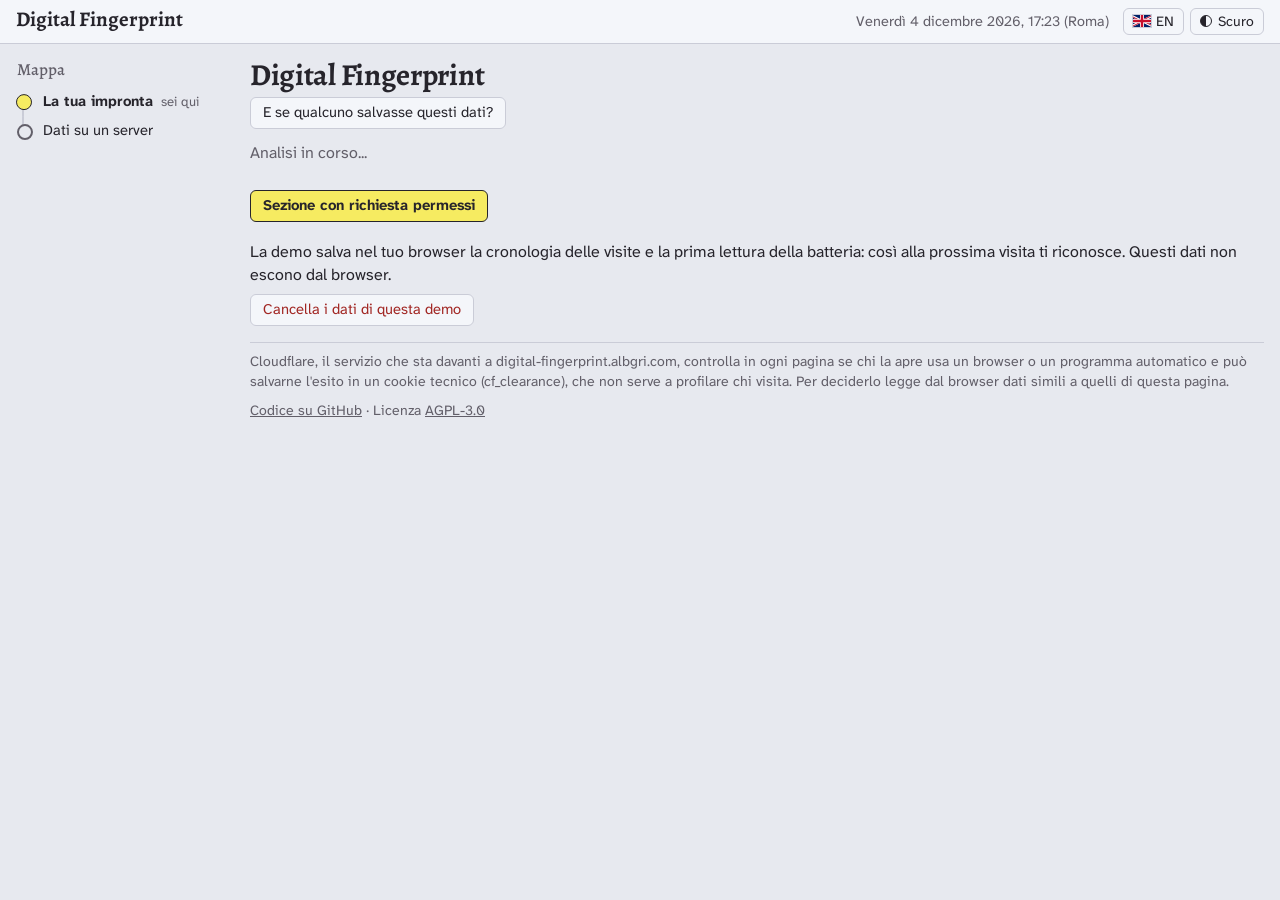
<file: index.html>
<!DOCTYPE html>
<html lang="it">
<!--
  File: index.html
  Author: AlbGri
  Copyright: (c) 2025 Alberto G. - Licensed under AGPL-3.0
  Created: 2025-10-26
  Description: Demo didattica di browser fingerprinting
-->
<head>
    <meta charset="UTF-8">
    <meta name="viewport" content="width=device-width, initial-scale=1.0">

    <!-- Profilo di visibilita' "solo col link": l'unica misura che vale anche su github.io -->
    <meta name="robots" content="noindex">

    <meta name="referrer" content="no-referrer">

    <!-- Content Security Policy (CSP) -->
    <meta http-equiv="Content-Security-Policy" content="
        default-src 'self';
        script-src 'self';
        connect-src 'self'
            https://api.ipify.org
            https://api64.ipify.org
            https://ipwho.is
            https://stun.l.google.com:19302
            https://stun1.l.google.com:19302
            https://nominatim.openstreetmap.org
            chrome-extension:;
        style-src 'self';
        img-src 'self' data:;
        frame-src 'none';
        font-src 'self';
        base-uri 'self';
        upgrade-insecure-requests
    ">

    <title>Digital Fingerprint</title>
    <meta name="description" content="Cosa sa di te una pagina web appena la apri, senza cookie">

    <link rel="license" href="https://www.gnu.org/licenses/agpl-3.0.html">

    <!-- Barra del telefono del colore della barra del sito; con un tema scelto le cambia tema.js -->
    <meta name="theme-color" content="#f4f6fa" media="(prefers-color-scheme: light)">
    <meta name="theme-color" content="#232025" media="(prefers-color-scheme: dark)">

    <link rel="icon" type="image/png" href="favicon.png">
    <link rel="stylesheet" href="css/caratteri/caratteri.css">
    <link rel="stylesheet" href="css/stile-comune.css">
    <link rel="stylesheet" href="css/style.css">

    <!-- Tema prima che la pagina si disegni, se no nello scuro lampeggia il chiaro: senza defer -->
    <script src="js/tema.js"></script>

    <!-- Script in ordine -->
    <script src="js/logger.js" defer></script>
    <script src="js/fingerprint-utils.js" defer></script>
    <script src="js/i18n.js" defer></script>
    <script src="js/clock.js" defer></script>
    <script src="js/reti-datacenter.js" defer></script>
    <script src="js/estensioni-note.js" defer></script>
    <script src="js/fingerprint-extra.js" defer></script>
    <script src="js/fingerprint-viewer.js" defer></script>
    <script src="js/fingerprint-permissions.js" defer></script>
    <script src="js/mappa.js" defer></script>
</head>
<body>
    <!-- Skip link per accessibilita WCAG 2.1 -->
    <a href="#fingerprint-section" class="skip-link" data-i18n="pagina.salta"></a>

    <!-- Sulla demo il nome e la sua voce nella mappa non ricaricano: conterebbe una visita in piu' -->
    <header class="barra">
        <a class="marchio" href="#">Digital Fingerprint</a>
        <span class="briciole"></span>
        <span id="clock" class="aggiornato" data-orologio></span>
        <span class="controlli">
            <button id="language-toggle" type="button" class="btn lingua"><span class="bandiera"></span><span class="et"></span></button>
            <button id="tema-toggle" type="button" class="btn tema" aria-label="Passa al tema scuro"><i></i><span class="et">Scuro</span></button>
        </span>
    </header>

    <div class="pagina">
    <nav id="mappa" aria-labelledby="mappa-titolo">
        <h2 id="mappa-titolo" data-i18n="mappa.titolo"></h2>
        <ul>
            <li><a href="#" aria-current="page" data-i18n="mappa.demo"></a></li>
            <li><a href="server/" data-i18n="mappa.server"></a></li>
        </ul>
    </nav>

    <main>
        <h1 id="fingerprint-title">Digital Fingerprint</h1>

        <!-- Parte senza permessi: la riempie fingerprint-viewer.js -->
        <section class="fingerprint-section" id="fingerprint-section">
            <div id="fp-ritratto"></div>

            <!-- Cosa farebbe con questi dati chi ha un server: pagina a parte -->
            <p class="fp-server-link"><a class="btn" href="server/" data-i18n="server.titolo"></a></p>

            <div id="fp-content" class="fp-content">
                <p class="fp-loading" data-i18n="pagina.caricamento"></p>
            </div>
        </section>

        <!-- Pulsante per mostrare/nascondere sezione analisi avanzata -->
        <div class="permissions-divider">
            <button
                type="button"
                id="advanced-permissions-toggle"
                class="btn primario"
                aria-expanded="false"
                aria-controls="advanced-permissions-section"
                data-i18n="permessi.mostra">
            </button>
        </div>

        <!-- Sezione analisi avanzata con permessi -->
        <section id="advanced-permissions-section">
            <h2 data-i18n="permessi.titolo"></h2>
            <p data-i18n="permessi.intro"></p>

            <!-- Card 1: Geolocalizzazione GPS -->
            <details class="piega permission-card">
                <summary data-i18n="permessi.geo.titolo"></summary>
                <div>
                    <p data-i18n="permessi.geo.testo"></p>
                    <p class="fp-section-tag" data-i18n="permessi.geo.tag"></p>
                    <button
                        type="button"
                        class="btn"
                        data-permission-action="geolocation"
                        data-i18n="permessi.geo.pulsante">
                    </button>
                    <div class="permission-result"></div>
                </div>
            </details>

            <!-- Card 2: Dispositivi Multimediali Dettagliati -->
            <details class="piega permission-card">
                <summary data-i18n="permessi.media.titolo"></summary>
                <div>
                    <p data-i18n="permessi.media.testo"></p>
                    <p class="fp-section-tag" data-i18n="permessi.media.tag"></p>
                    <button
                        type="button"
                        class="btn"
                        data-permission-action="media-devices"
                        data-i18n="permessi.media.pulsante">
                    </button>
                    <div class="permission-result"></div>

                    <!-- Contenitore miniatura snapshot fotocamera -->
                    <div class="camera-snapshot-container hidden">
                        <h3 data-i18n="permessi.media.foto"></h3>
                        <canvas id="camera-snapshot-canvas"></canvas>
                    </div>
                </div>
            </details>

            <!-- Card 3: Sensori Movimento Live -->
            <details class="piega permission-card">
                <summary data-i18n="permessi.sensori.titolo"></summary>
                <div>
                    <p data-i18n="permessi.sensori.testo"></p>
                    <p class="fp-section-tag" data-i18n="permessi.sensori.tag"></p>
                    <button
                        type="button"
                        class="btn"
                        data-permission-action="motion-sensors"
                        data-i18n="permessi.sensori.pulsante">
                    </button>
                    <div class="permission-result"></div>
                </div>
            </details>

            <!-- Card 4: Condivisione dello schermo -->
            <details class="piega permission-card">
                <summary data-i18n="permessi.schermo.titolo"></summary>
                <div>
                    <p data-i18n="permessi.schermo.testo"></p>
                    <p class="fp-section-tag" data-i18n="permessi.schermo.tag"></p>
                    <button
                        type="button"
                        class="btn"
                        data-permission-action="screen-capture"
                        data-i18n="permessi.schermo.pulsante">
                    </button>
                    <div class="permission-result"></div>
                </div>
            </details>

            <!-- Card 5: Lettura appunti -->
            <details class="piega permission-card">
                <summary data-i18n="permessi.appunti.titolo"></summary>
                <div>
                    <p data-i18n="permessi.appunti.testo"></p>
                    <p class="fp-section-tag" data-i18n="permessi.appunti.tag"></p>
                    <button
                        type="button"
                        class="btn"
                        data-permission-action="clipboard-read"
                        data-i18n="permessi.appunti.pulsante">
                    </button>
                    <div class="permission-result"></div>
                </div>
            </details>

            <!-- Card 6: Periferiche USB e Bluetooth -->
            <details class="piega permission-card">
                <summary data-i18n="permessi.periferiche.titolo"></summary>
                <div>
                    <p data-i18n="permessi.periferiche.testo"></p>
                    <p class="fp-section-tag" data-i18n="permessi.periferiche.tag"></p>
                    <button
                        type="button"
                        class="btn"
                        data-permission-action="usb"
                        data-i18n="permessi.periferiche.usb">
                    </button>
                    <button
                        type="button"
                        class="btn"
                        data-permission-action="bluetooth"
                        data-i18n="permessi.periferiche.bluetooth">
                    </button>
                    <div class="permission-result">
                        <p data-i18n="permessi.periferiche.nonSupportate" hidden></p>
                        <div data-risultato="usb"></div>
                        <div data-risultato="bluetooth"></div>
                    </div>
                </div>
            </details>

            <!-- Avviso finale -->
            <div class="avviso">
                <strong data-i18n="permessi.nota.titolo"></strong>
                <span data-i18n="permessi.nota.testo"></span>
            </div>
        </section>

        <!-- Dati che la demo lascia nel browser -->
        <div class="demo-data">
            <p data-i18n="pagina.dati.testo"></p>
            <button type="button" id="clear-demo-data" class="btn pericolo" data-i18n="pagina.dati.pulsante"></button>
            <p id="clear-demo-data-result" role="status"></p>
        </div>

        <!-- Sul telefono l'orologio esce dalla barra e scende qui -->
        <footer class="piede">
            <p class="solo-telefono" data-orologio></p>
            <p data-i18n="footer.cloudflare"></p>
            <p>
                <a href="https://github.com/AlbGri/digital-fingerprint" data-i18n="footer.codice"></a>
                &middot; <span data-i18n="footer.licenza"></span> <a href="https://www.gnu.org/licenses/agpl-3.0.html">AGPL-3.0</a>
            </p>
        </footer>
    </main>
    </div>

    <button type="button" class="btn fab" id="apri-mappa" aria-controls="mappa" aria-expanded="false"></button>
</body>
</html>
</file>
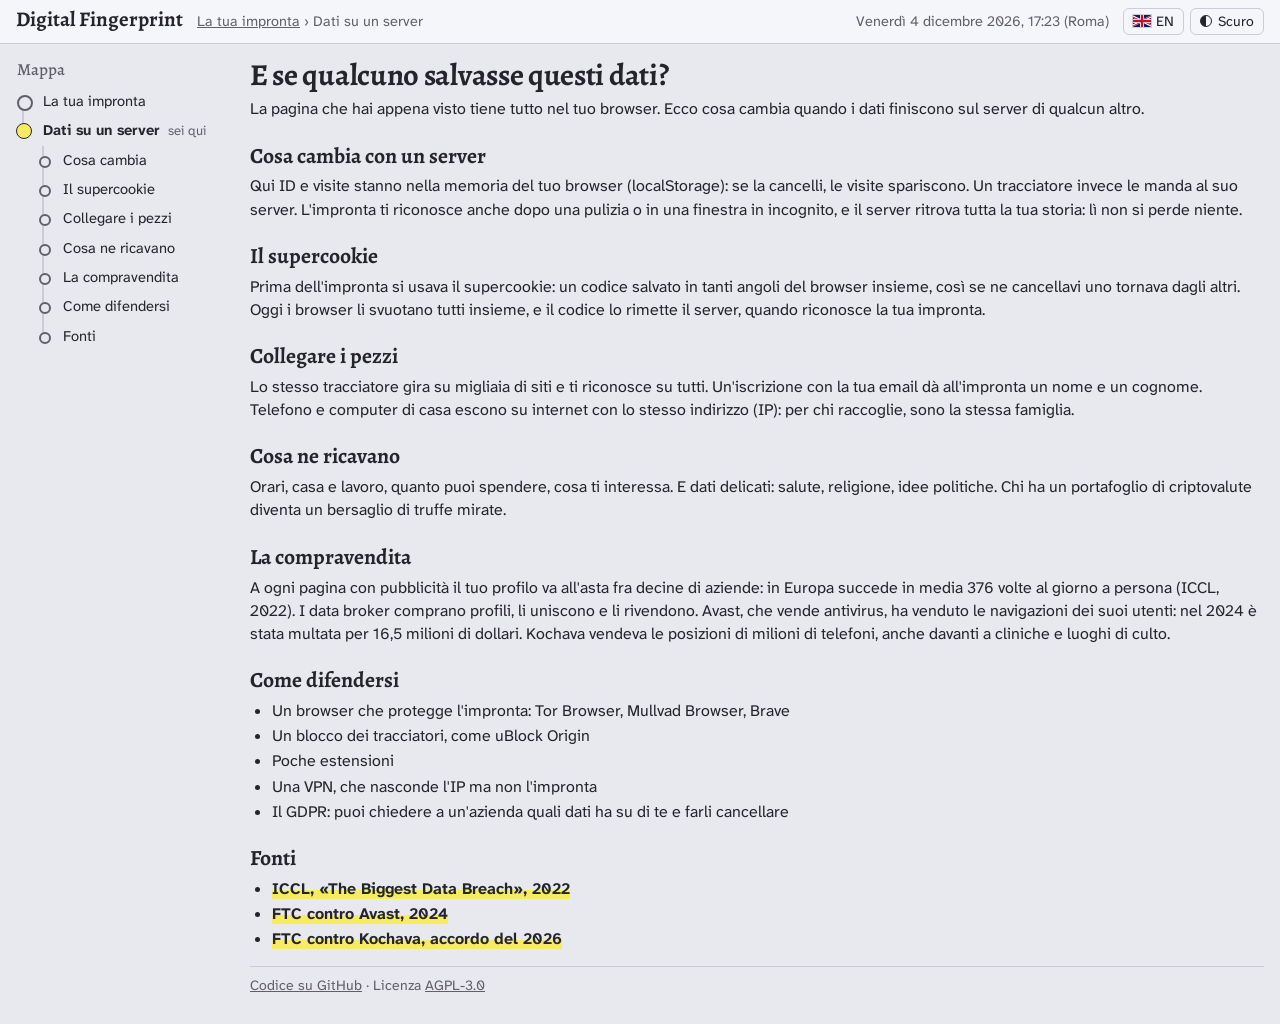
<file: server/index.html>
<!DOCTYPE html>
<html lang="it">
<!--
  File: server/index.html
  Author: AlbGri
  Copyright: (c) 2026 Alberto G. - Licensed under AGPL-3.0
  Created: 2026-11-08
  Description: Cosa farebbe con questi dati chi li salva su un server
-->
<head>
    <meta charset="UTF-8">
    <meta name="viewport" content="width=device-width, initial-scale=1.0">

    <!-- Profilo di visibilita' "solo col link": l'unica misura che vale anche su github.io -->
    <meta name="robots" content="noindex">

    <meta name="referrer" content="no-referrer">

    <meta http-equiv="Content-Security-Policy" content="
        default-src 'self';
        script-src 'self';
        connect-src 'self';
        style-src 'self';
        img-src 'self' data:;
        frame-src 'none';
        font-src 'self';
        base-uri 'self';
        upgrade-insecure-requests
    ">

    <title data-i18n="server.titolo">Digital Fingerprint</title>

    <link rel="license" href="https://www.gnu.org/licenses/agpl-3.0.html">

    <meta name="theme-color" content="#f4f6fa" media="(prefers-color-scheme: light)">
    <meta name="theme-color" content="#232025" media="(prefers-color-scheme: dark)">

    <link rel="icon" type="image/png" href="../favicon.png">
    <link rel="stylesheet" href="../css/caratteri/caratteri.css">
    <link rel="stylesheet" href="../css/stile-comune.css">
    <link rel="stylesheet" href="../css/style.css">

    <script src="../js/tema.js"></script>
    <script src="../js/i18n.js" defer></script>
    <script src="../js/clock.js" defer></script>
    <script src="../js/torna.js" defer></script>
    <script src="../js/mappa.js" defer></script>
</head>
<body>
    <header class="barra">
        <a class="marchio" href="../" data-torna>Digital Fingerprint</a>
        <span class="briciole"><a href="../" data-torna data-i18n="mappa.demo"></a> › <span data-i18n="mappa.server"></span></span>
        <span id="clock" class="aggiornato" data-orologio></span>
        <span class="controlli">
            <button id="language-toggle" type="button" class="btn lingua"><span class="bandiera"></span><span class="et"></span></button>
            <button id="tema-toggle" type="button" class="btn tema" aria-label="Passa al tema scuro"><i></i><span class="et">Scuro</span></button>
        </span>
    </header>

    <div class="pagina">
    <nav id="mappa" aria-labelledby="mappa-titolo">
        <h2 id="mappa-titolo" data-i18n="mappa.titolo"></h2>
        <ul>
            <li><a href="../" data-torna data-i18n="mappa.demo"></a></li>
            <li><a href="#" aria-current="page" data-i18n="mappa.server"></a></li>
        </ul>
    </nav>

    <main class="documento">
        <h1 data-i18n="server.titolo"></h1>
        <p data-i18n="server.intro"></p>

        <h2 id="capitolo-1" data-i18n="server.c1.titolo"></h2>
        <p data-i18n="server.c1.testo"></p>

        <h2 id="capitolo-2" data-i18n="server.c2.titolo"></h2>
        <p data-i18n="server.c2.testo"></p>

        <h2 id="capitolo-3" data-i18n="server.c3.titolo"></h2>
        <p data-i18n="server.c3.testo"></p>

        <h2 id="capitolo-4" data-i18n="server.c4.titolo"></h2>
        <p data-i18n="server.c4.testo"></p>

        <h2 id="capitolo-5" data-i18n="server.c5.titolo"></h2>
        <p data-i18n="server.c5.testo"></p>

        <h2 id="capitolo-6" data-i18n="server.c6.titolo"></h2>
        <ul>
            <li data-i18n="server.c6.browser"></li>
            <li data-i18n="server.c6.blocco"></li>
            <li data-i18n="server.c6.estensioni"></li>
            <li data-i18n="server.c6.vpn"></li>
            <li data-i18n="server.c6.gdpr"></li>
        </ul>

        <h2 id="fonti" data-i18n="server.fonti"></h2>
        <ul>
            <li><a href="https://iccl.ie/news/iccl-report-on-the-scale-of-real-time-bidding-data-broadcasts-in-the-u-s-and-europe" class="rimando" rel="noopener" data-i18n="server.fonti.iccl"></a></li>
            <li><a href="https://www.ftc.gov/news-events/news/press-releases/2024/02/ftc-order-will-ban-avast-selling-browsing-data-advertising-purposes-require-it-pay-165-million-over" class="rimando" rel="noopener" data-i18n="server.fonti.avast"></a></li>
            <li><a href="https://www.ftc.gov/news-events/news/press-releases/2026/05/ftc-ban-kochava-subsidiary-selling-sensitive-location-data-settle-charges-they-sold-location-data" class="rimando" rel="noopener" data-i18n="server.fonti.kochava"></a></li>
        </ul>

        <footer class="piede">
            <p class="solo-telefono" data-orologio></p>
            <p>
                <a href="https://github.com/AlbGri/digital-fingerprint" data-i18n="footer.codice"></a>
                &middot; <span data-i18n="footer.licenza"></span> <a href="https://www.gnu.org/licenses/agpl-3.0.html">AGPL-3.0</a>
            </p>
        </footer>
    </main>
    </div>

    <button type="button" class="btn fab" id="apri-mappa" aria-controls="mappa" aria-expanded="false"></button>
</body>
</html>
</file>
<file: css/caratteri/caratteri.css>
/* Caratteri dello stile comune AlbGri: si copia insieme a stile-comune.css e si collega prima di esso.
   File variabili: un woff2 copre tutti i pesi (Alegreya 400-900, Atkinson Hyperlegible Next 200-800).
   Licenze: OFL-*.txt in questa cartella. */

@font-face {
  font-family: Alegreya;
  font-weight: 500 700;
  font-display: swap;
  src: url('alegreya-latin.woff2') format('woff2');
  unicode-range: U+0000-00FF, U+0131, U+0152-0153, U+02BB-02BC, U+02C6, U+02DA, U+02DC, U+0304, U+0308, U+0329, U+2000-206F, U+20AC, U+2122, U+2191, U+2193, U+2212, U+2215, U+FEFF, U+FFFD;
}

@font-face {
  font-family: Alegreya;
  font-weight: 500 700;
  font-display: swap;
  src: url('alegreya-latin-ext.woff2') format('woff2');
  unicode-range: U+0100-02BA, U+02BD-02C5, U+02C7-02CC, U+02CE-02D7, U+02DD-02FF, U+0304, U+0308, U+0329, U+1D00-1DBF, U+1E00-1E9F, U+1EF2-1EFF, U+2020, U+20A0-20AB, U+20AD-20C4, U+2113, U+2C60-2C7F, U+A720-A7FF;
}

@font-face {
  font-family: 'Atkinson Hyperlegible Next';
  font-weight: 400 700;
  font-display: swap;
  src: url('atkinson-next-latin.woff2') format('woff2');
  unicode-range: U+0000-00FF, U+0131, U+0152-0153, U+02BB-02BC, U+02C6, U+02DA, U+02DC, U+0304, U+0308, U+0329, U+2000-206F, U+20AC, U+2122, U+2191, U+2193, U+2212, U+2215, U+FEFF, U+FFFD;
}

@font-face {
  font-family: 'Atkinson Hyperlegible Next';
  font-weight: 400 700;
  font-display: swap;
  src: url('atkinson-next-latin-ext.woff2') format('woff2');
  unicode-range: U+0100-02BA, U+02BD-02C5, U+02C7-02CC, U+02CE-02D7, U+02DD-02FF, U+0304, U+0308, U+0329, U+1D00-1DBF, U+1E00-1E9F, U+1EF2-1EFF, U+2020, U+20A0-20AB, U+20AD-20C4, U+2113, U+2C60-2C7F, U+A720-A7FF;
}
</file>
<file: css/stile-comune.css>
/* Stile comune AlbGri - versione 2026-11-24.2
   Regole e motivi: progetto albgri-stile (_local/STILE_COMUNE.md, sezione 10, con il registro delle versioni)
   Questo file si copia nei progetti senza modificarlo: le modifiche si fanno nell'originale, che aumenta la versione.
   Una copia si aggiorna solo quando al progetto serve; una versione vecchia non e' un errore.
   Caratteri: cartella caratteri/ accanto a questo file, da copiare insieme; caratteri.css va collegato prima. */

/* ---- Variabili ---- */
:root {
  color-scheme: light;
  --serif: Alegreya, Palatino, Georgia, serif;
  --sans: "Atkinson Hyperlegible Next", "Segoe UI", Roboto, sans-serif;
  --mono: ui-monospace, "Cascadia Mono", Consolas, monospace;
  --bg: #e7e9ef; --surface: #f4f6fa; --surface-2: #edeff6; --ink: #26242b; --muted: #625f69; --line: #caccd7;
  --accent: #f6eb61; --on-accent: #26242b; --pericolo: #a12623;
  /* Sul chiaro il giallo non si legge come testo: il segno e' l'inchiostro e l'accento un tratto di evidenziatore */
  --segno: var(--ink); --sottolinea: none; --evidenzia: linear-gradient(transparent 58%, var(--accent) 58%);
  /* Serie dei grafici, in ordine fisso: blu petrolio, ruggine, viola, verde bosco, prugna, turchese, ocra, mattone */
  --s1: #1d85b0; --s2: #c06325; --s3: #5e3d9e; --s4: #317a45; --s5: #912e6e; --s6: #009f98; --s7: #9d6d1c; --s8: #843b3e;
  /* "Altro" e le serie di confronto: grigio tinto, stesso contrasto sulla superficie nei due temi */
  --altro: #8a8796;
  --dato: var(--s1);
  /* Scale delle mappe: --seq1 e' il valore basso; --div1 il piu' sotto lo zero (blu), --div4 lo zero, --div7 il piu' sopra (ruggine) */
  --seq1: #d2edfc; --seq2: #8fcae9; --seq3: #45a4d0; --seq4: #097ca6; --seq5: #015473;
  --div1: #026083; --div2: #3294c0; --div3: #90c6e3; --div4: #e4e6ec; --div5: #e4b196; --div6: #be7449; --div7: #814622;
  --nessun-dato: repeating-linear-gradient(45deg, var(--line) 0 2px, var(--surface) 2px 6px);
}
/* Scuro per scelta salvata (data-tema) oppure, senza scelta, secondo il sistema: i due blocchi restano uguali */
:root[data-tema="scuro"] {
  color-scheme: dark;
  --bg: #19171c; --surface: #232025; --surface-2: #2b282e; --ink: #e7e7ee; --muted: #a6a5af; --line: #3f3b44;
  --on-accent: #19171c; --segno: var(--accent); --sottolinea: underline; --evidenzia: none; --pericolo: #f2897e;
  --s1: #2f98c6; --s2: #d07843; --s3: #805fca; --s4: #56a76a; --s5: #b54481; --s6: #00aaa3; --s7: #b28c32; --s8: #b04d59; --altro: #726f7b;
  --seq1: #1e3c4b; --seq2: #215c78; --seq3: #2a81a8; --seq4: #4caad7; --seq5: #98d4f3;
  --div1: #8eceef; --div2: #3d9eca; --div3: #1e6c8d; --div4: #383a41; --div5: #8c5331; --div6: #c87d52; --div7: #efb696;
}
@media (prefers-color-scheme: dark) {
  :root:not([data-tema="chiaro"]) {
    color-scheme: dark;
    --bg: #19171c; --surface: #232025; --surface-2: #2b282e; --ink: #e7e7ee; --muted: #a6a5af; --line: #3f3b44;
    --on-accent: #19171c; --segno: var(--accent); --sottolinea: underline; --evidenzia: none; --pericolo: #f2897e;
    --s1: #2f98c6; --s2: #d07843; --s3: #805fca; --s4: #56a76a; --s5: #b54481; --s6: #00aaa3; --s7: #b28c32; --s8: #b04d59; --altro: #726f7b;
    --seq1: #1e3c4b; --seq2: #215c78; --seq3: #2a81a8; --seq4: #4caad7; --seq5: #98d4f3;
    --div1: #8eceef; --div2: #3d9eca; --div3: #1e6c8d; --div4: #383a41; --div5: #8c5331; --div6: #c87d52; --div7: #efb696;
  }
}

/* ---- Base ---- */
* { box-sizing: border-box; }
/* il salto a un'ancora non deve finire sotto la barra fissa: altezza della barra piu' un margine */
html { scroll-padding-top: 60px; }
body { margin: 0; background: var(--bg); color: var(--ink); font: 16px/1.45 var(--sans); }
:focus-visible { outline: 3px solid var(--segno); outline-offset: 2px; }
p { margin: 0 0 8px; }
input[type="checkbox"], input[type="radio"] { accent-color: var(--ink); }
.tenue { color: var(--muted); }
a.rimando { color: var(--segno); font-weight: 700; text-decoration: var(--sottolinea); text-underline-offset: 2px; background-image: var(--evidenzia); }
pre { margin: 0 0 10px; padding: 8px 10px; overflow-x: auto; background: var(--surface); border: 1px solid var(--line); border-radius: 6px;
  font: 14px/1.4 var(--mono); }
code { font-family: var(--mono); font-size: .9em; }
pre code { font-size: inherit; }
/* codice in linea: --surface sul fondo (con --surface-2 non si vede), il fondo dentro una superficie */
:not(pre) > code { padding: .1em .3em; background: var(--surface); border-radius: 4px; overflow-wrap: anywhere; }
.scheda :not(pre) > code, .finestra :not(pre) > code { background: var(--bg); }

/* ---- Guscio: barra, mappa, pagina ---- */
.barra { position: sticky; top: 0; z-index: 5; display: flex; flex-wrap: wrap; align-items: baseline; gap: 2px 14px; padding: 8px 16px;
  background: var(--surface); border-bottom: 1px solid var(--line); }
.marchio { font: 700 1.3rem/1.1 var(--serif); color: inherit; text-decoration: none; }
.briciole, .aggiornato { font-size: .9rem; color: var(--muted); }
.briciole a { color: inherit; }
.aggiornato { margin-left: auto; }
/* ripetizione nel piede di cio' che sul telefono sparisce dalla barra (la data) */
.solo-telefono { display: none; }

.pagina { display: grid; grid-template-columns: 216px minmax(0, 1fr); gap: 0 18px; align-items: start; padding: 14px 16px 20px; }

/* Mappa "voi siete qui": una linea con le fermate, il ramo corrente aperto */
#mappa { position: sticky; top: 58px; max-height: calc(100vh - 70px); overflow: auto; padding-left: 1px; font-size: .92rem; }
/* padding-left: overflow taglia il pallino "sei qui" (left: -1px); sul telefono lo sostituisce il padding sotto */
#mappa h2 { font: 500 1.05rem var(--serif); color: var(--muted); margin: 0 0 6px; }
#mappa ul { list-style: none; margin: 0; padding: 0; }
#mappa li { position: relative; padding-left: 20px; }
#mappa li::before { content: ""; position: absolute; left: 5px; top: 0; bottom: 0; width: 2px; background: var(--line); }
#mappa > ul > li:first-child::before { top: 14px; }
#mappa li:last-child::before { bottom: auto; height: 14px; }
#mappa a, #mappa summary { display: block; padding: 4px 6px; border-radius: 4px; color: inherit; text-decoration: none; cursor: pointer; list-style: none; }
#mappa summary::-webkit-details-marker { display: none; }
#mappa a:hover, #mappa summary:hover { background: var(--surface-2); }
#mappa a::before, #mappa summary::before { content: ""; position: absolute; left: 0; top: 8px; width: 12px; height: 12px; border-radius: 50%;
  background: var(--bg); border: 2px solid var(--muted); }
#mappa li li a::before { left: 2px; top: 10px; width: 8px; height: 8px; }
#mappa summary::after { content: "+"; float: right; color: var(--muted); }
#mappa details[open] > summary::after { content: "\2212"; }
#mappa a[aria-current] { font-weight: 700; }
/* "sei qui" sempre col pallino grande, a ogni livello: in quello piccolo il giallo non si vedeva */
#mappa a[aria-current]::before { left: -1px; top: 7px; width: 14px; height: 14px; background: var(--accent); border: 1.5px solid var(--segno); }
#mappa a[aria-current]::after { content: "sei qui"; margin-left: 8px; font-weight: 400; font-size: .82rem; color: var(--muted); }
.btn.fab { display: none; }

/* ---- Contenuto: titoli, pulsanti, sezioni ripiegate ---- */
main { min-width: 0; }
h1 { font: 700 1.9rem/1.1 var(--serif); letter-spacing: -.01em; margin: 0 0 6px; }
/* titoli di sezione ovunque; fila, scheda, mappa e finestra hanno i loro */
h2 { font: 700 1.35rem/1.2 var(--serif); margin: 22px 0 6px; }
h3 { font: 700 1.1rem/1.25 var(--serif); margin: 16px 0 4px; }
/* il titolo raggiunto da un link e' "dove sei": lo stesso tratto del titolo di un riquadro */
:is(h2, h3):target { text-decoration: underline 3px var(--accent); text-underline-offset: 3px; }
.testata { display: flex; flex-wrap: wrap; gap: 6px 20px; align-items: center; justify-content: space-between; margin-bottom: 6px; }
.testata h1 { margin: 0; }

.btn { display: inline-block; border: 1px solid var(--line); background: var(--surface); color: var(--ink); border-radius: 6px; padding: 6px 12px;
  font: .92rem/1.2 var(--sans); text-decoration: none; cursor: pointer; }
.btn:hover:not(:disabled) { border-color: var(--muted); }
.btn[aria-pressed="true"] { position: relative; background: var(--surface-2); border-color: var(--ink); }
/* disattivato: si vede che c'e' ma non risponde, anche il giallo */
.btn:disabled { opacity: .35; cursor: default; }
.btn.primario { background: var(--accent); border-color: var(--segno); color: var(--on-accent); font-weight: 700; }
.segmenti { display: inline-flex; }
.segmenti .btn { border-radius: 0; margin-left: -1px; }
.segmenti .btn:first-child { border-radius: 6px 0 0 6px; margin-left: 0; }
.segmenti .btn:last-child { border-radius: 0 6px 6px 0; }

details.piega { border-top: 1px solid var(--line); }
details.piega summary { padding: 6px 0; font-weight: 700; cursor: pointer; }
details.piega > :not(summary) { margin: 0 0 10px; }

/* ---- Riquadri ---- */
/* File di riquadri: griglia fitta sul computer, fila da scorrere col dito sul telefono */
.fila { margin: 12px 0 0; }
.fila > h2 { font: 500 1.05rem var(--serif); color: var(--muted); margin: 0 0 6px; }
.fila > h2 small { font: .85rem var(--sans); margin-left: 6px; }
/* auto-fit: le colonne arrivano al bordo destro; l'ultima riga puo' restare corta */
.riquadri { display: grid; grid-template-columns: repeat(auto-fit, minmax(134px, 1fr)); gap: 8px; }
/* riquadri di solo testo: piu' larghi, per stare su due o tre righe */
.riquadri.larghi { grid-template-columns: repeat(auto-fit, minmax(210px, 1fr)); }
.riquadro { display: flex; flex-direction: column; gap: 2px; padding: 9px 10px 10px;
  background: var(--surface); border: 1px solid var(--line); border-radius: 6px; color: inherit; text-decoration: none; }
.riquadro:hover { border-color: var(--ink); }
.riquadro:hover .r-titolo, .riquadro:focus-visible .r-titolo { text-decoration: underline 3px var(--accent); text-underline-offset: 3px; }
.r-titolo { font: 700 1.08rem/1.2 var(--serif); }
.r-riga { display: flex; flex-wrap: wrap; align-items: baseline; justify-content: space-between; gap: 0 8px; }
.r-num { font-size: 1.3rem; font-weight: 700; line-height: 1.2; font-variant-numeric: tabular-nums; }
.r-num small { font-size: .88rem; font-weight: 400; color: var(--muted); }
.r-nota { font-size: .88rem; color: var(--muted); }
/* la riga descrittiva sta in due righe: il resto si legge nella pagina */
.riquadro > .r-nota { display: -webkit-box; -webkit-box-orient: vertical; -webkit-line-clamp: 2; overflow: hidden; }
.scintilla { width: 100%; height: 24px; margin-top: auto; overflow: visible; }
.scintilla path { fill: none; stroke: var(--dato); stroke-width: 1.5; stroke-linejoin: round; vector-effect: non-scaling-stroke; }
.scintilla .fine { stroke-width: 5; stroke-linecap: round; }

/* ---- Pagina di contenuto: grafico, numeri, tabella ---- */
.storia { display: grid; grid-template-columns: minmax(0, 1fr) 300px; gap: 12px 22px; align-items: start; }
.scheda { background: var(--surface); border: 1px solid var(--line); border-radius: 6px; padding: 10px 12px; }
.scheda h2 { font: 700 1rem var(--sans); margin: 0 0 4px; }
.grafico { position: relative; margin-top: 6px; }
/* solo l'SVG figlio diretto: quello di una libreria (Plotly) sta piu' in basso e ha i suoi stili */
.grafico > svg { display: block; width: 100%; touch-action: pan-y; }
.grafico > svg text { font: 12.5px var(--sans); fill: var(--muted); }
.grafico > svg text.valore { fill: var(--ink); font-weight: 700; }
.g-banda { fill: var(--surface-2); }
.g-griglia { stroke: var(--line); }
.g-mirino { stroke: var(--muted); }
.g-linea { fill: none; stroke: var(--dato); stroke-width: 2; stroke-linejoin: round; }
.g-punto { fill: var(--dato); stroke: var(--surface); stroke-width: 2; }
.punta { position: absolute; padding: 3px 8px; background: var(--surface); border: 1px solid var(--ink); border-radius: 4px; font-size: .88rem;
  white-space: nowrap; pointer-events: none; }
.numeri { margin: 0 0 10px; }
.numeri div { display: flex; justify-content: space-between; gap: 12px; padding: 5px 0; border-bottom: 1px solid var(--line); }
.numeri dt { color: var(--muted); }
.numeri dd { margin: 0; font-weight: 700; font-variant-numeric: tabular-nums; }
.tabella { width: 100%; border-collapse: collapse; font-variant-numeric: tabular-nums; }
.tabella th, .tabella td { padding: 3px 0; border-bottom: 1px solid var(--line); text-align: right; }
.tabella th:first-child, .tabella td:first-child { text-align: left; }
/* senza spazio due colonne di numeri allineati a destra si toccano */
.tabella :is(th, td) + :is(th, td) { padding-left: 14px; }
.tabella thead th { font-size: .88rem; color: var(--muted); vertical-align: bottom; border-bottom-color: var(--muted); }
/* il giallo su centinaia di righe sarebbe rumore: link del colore del testo, sottolineato */
.tabella a { color: inherit; text-underline-offset: 2px; }

/* ---- Testi lunghi: documenti e guide dentro .documento ---- */
.documento ul, .documento ol { margin: 0 0 8px; padding-left: 22px; }
.documento li { margin-bottom: 2px; }
.documento li > p { margin-bottom: 4px; }
/* tabelle di testo: solo filetti orizzontali, a sinistra; larghe, scorrono di lato. Quelle di numeri restano .tabella */
.documento table:not(.tabella) { display: block; max-width: 100%; overflow-x: auto; margin: 0 0 10px; border-collapse: collapse; }
.documento table:not(.tabella) :is(th, td) { padding: 4px 14px 4px 0; border-bottom: 1px solid var(--line); text-align: left; vertical-align: top; }
.documento table:not(.tabella) th { border-bottom-color: var(--muted); }

/* ---- Piede ---- */
.piede { margin-top: 16px; padding-top: 8px; border-top: 1px solid var(--line); font-size: .88rem; color: var(--muted); }
.piede a { color: inherit; }

/* ---- Controlli comuni: lingua, tema ---- */
.controlli { display: flex; gap: 6px; align-items: center; margin-left: auto; }
.aggiornato + .controlli { margin-left: 0; }
.controlli .btn { padding: 4px 9px; font-size: .88rem; white-space: nowrap; }
.lingua svg { width: 18px; height: 12px; margin-right: 5px; vertical-align: -1px; outline: 1px solid var(--line); }
.tema i { display: inline-block; width: 12px; height: 12px; margin-right: 6px; vertical-align: -1px; border: 1.5px solid var(--ink); border-radius: 50%;
  background: linear-gradient(90deg, var(--ink) 50%, transparent 50%); }

/* ---- Componenti d'applicazione: campi, finestre, avvisi, pericolo, messaggi, icone ---- */
/* 16 px nei campi: sotto quella misura iPhone ingrandisce la pagina al tocco */
.campo { width: 100%; padding: 7px 9px; background: var(--surface); color: var(--ink); border: 1px solid var(--line); border-radius: 6px; font: 16px/1.3 var(--sans); }
.campo:hover { border-color: var(--muted); }
.campo:focus-visible { border-color: var(--ink); }
.campo::placeholder { color: var(--muted); }
textarea.campo.codice { font: 14px/1.4 var(--mono); }
/* dentro una superficie il campo prende il colore della pagina, per staccarsi */
.finestra .campo, .scheda .campo, .giorno .campo { background: var(--bg); }
.etichetta { display: block; margin: 0 0 3px; font-size: .9rem; font-weight: 700; }
dialog.finestra { width: min(92vw, 36rem); padding: 14px 16px; background: var(--surface); color: var(--ink); border: 1px solid var(--ink); border-radius: 6px; }
dialog.finestra::backdrop { background: rgb(25 23 28 / .5); }
dialog.finestra h2 { font: 700 1.25rem/1.2 var(--serif); margin: 0 0 8px; }
/* azioni a destra, la principale per ultima */
.azioni { display: flex; flex-wrap: wrap; gap: 8px; justify-content: flex-end; margin-top: 12px; }
/* avvisi senza striscia colorata: un riquadro, e per l'errore la parola in testa */
.avviso { padding: 8px 10px; background: var(--surface-2); border: 1px solid var(--line); border-radius: 6px; font-size: .92rem; }
.avviso.errore { border-color: var(--pericolo); }
.avviso.errore b { color: var(--pericolo); }
.btn.pericolo { color: var(--pericolo); }
.btn.pericolo:hover:not(:disabled) { border-color: var(--pericolo); }
.btn.pericolo.pieno { background: var(--pericolo); border-color: var(--pericolo); color: var(--surface); font-weight: 700; }
/* messaggio a colori invertiti: deve leggersi anche sopra una mappa */
.toast { position: fixed; left: 50%; bottom: 16px; z-index: 30; transform: translateX(-50%); display: flex; gap: 12px; align-items: center;
  max-width: min(92vw, 30rem); padding: 8px 8px 8px 14px; background: var(--ink); color: var(--bg); border-radius: 6px; font-size: .95rem; }
.toast[hidden] { display: none; }
.toast .btn { padding: 4px 10px; }
.btn.icona { display: inline-grid; place-items: center; flex: none; width: 32px; height: 32px; padding: 0; }
.btn.icona svg { width: 16px; height: 16px; fill: none; stroke: currentColor; stroke-width: 1.5; stroke-linecap: round; stroke-linejoin: round; }
@media (pointer: coarse) { .btn.icona { width: 44px; height: 44px; } }

/* ---- Telefono ---- */
@media (max-width: 760px) {
  /* marchio e controlli sulla prima riga, briciole sulla seconda: la barra ha un'altezza prevedibile */
  .briciole { order: 1; flex-basis: 100%; }
  .briciole:empty { display: none; }
  html { scroll-padding-top: 90px; }
  .pagina { grid-template-columns: minmax(0, 1fr); padding: 10px 12px 60px; }
  .aggiornato { display: none; }
  .solo-telefono { display: inline; }
  .aggiornato + .controlli { margin-left: auto; }
  h1 { font-size: 1.55rem; }
  #mappa { position: fixed; inset: auto 0 0 0; top: auto; z-index: 20; max-height: 72vh; padding: 12px 16px 70px; background: var(--surface);
    border-top: 2px solid var(--ink); border-radius: 12px 12px 0 0; visibility: hidden; }
  .mappa-aperta #mappa { visibility: visible; }
  /* "Mappa" non e' giallo (il giallo pieno e' "cosa fare"): porta il pallino "sei qui" della mappa */
  .btn.fab { display: block; position: fixed; right: 14px; bottom: 14px; z-index: 21; padding: 8px 13px; border-radius: 999px; border-color: var(--ink);
    font-size: .9rem; font-weight: 700; }
  .btn.fab::before { content: ""; display: inline-block; width: 11px; height: 11px; margin-right: 6px; vertical-align: -1px; border-radius: 50%;
    background: var(--accent); border: 1.5px solid var(--segno); }
  .mappa-aperta .btn.fab::before { display: none; }
  .riquadri { display: flex; overflow-x: auto; scroll-snap-type: x proximity; margin: 0 -12px; padding: 0 12px 6px; scrollbar-width: thin; scrollbar-color: var(--line) transparent; }
  .riquadro { flex: 0 0 46%; scroll-snap-align: start; scroll-margin-left: 12px; }
  .storia { grid-template-columns: minmax(0, 1fr); }
  .tabella :is(th, td) + :is(th, td) { padding-left: 8px; }
  .riquadri.larghi .riquadro { flex-basis: 72%; }
  .toast { bottom: 58px; }
  /* sul telefono i controlli restano nella barra, senza le scritte */
  .controlli .et { display: none; }
  .lingua svg, .tema i { margin-right: 0; }
}
</file>
<file: css/style.css>
/**
 * File: style.css
 * Author: AlbGri
 * Copyright: (c) 2025 Alberto G. - Licensed under AGPL-3.0
 * Created: 2025-10-22
 * Description: Parti proprie del sito, sopra lo stile comune (stile-comune.css, da non toccare)
 */

/* ---- Guscio ---- */
/* "sei qui" e' scritto nel foglio comune, che non si traduce */
:lang(en) #mappa a[aria-current]::after { content: "you are here"; }

/* Bandiera della lingua di arrivo, disegnata qui: un'emoji su Windows diventa due lettere */
.lingua .bandiera { display: inline-block; width: 18px; height: 12px; margin-right: 5px; vertical-align: -1px;
  outline: 1px solid var(--line); background: center / cover no-repeat; }
.lingua[data-flag='en'] .bandiera {
  background-image: url("data:image/svg+xml,%3Csvg%20xmlns%3D'http%3A%2F%2Fwww.w3.org%2F2000%2Fsvg'%20viewBox%3D'0%200%2060%2030'%3E%3CclipPath%20id%3D'c'%3E%3Cpath%20d%3D'M30%2015h30v15zv15H0zH0V0zV0h30z'%2F%3E%3C%2FclipPath%3E%3Cpath%20d%3D'M0%200v30h60V0z'%20fill%3D'%23012169'%2F%3E%3Cpath%20d%3D'M0%200l60%2030m0-30L0%2030'%20stroke%3D'%23fff'%20stroke-width%3D'6'%2F%3E%3Cpath%20d%3D'M0%200l60%2030m0-30L0%2030'%20clip-path%3D'url(%23c)'%20stroke%3D'%23C8102E'%20stroke-width%3D'4'%2F%3E%3Cpath%20d%3D'M30%200v30M0%2015h60'%20stroke%3D'%23fff'%20stroke-width%3D'10'%2F%3E%3Cpath%20d%3D'M30%200v30M0%2015h60'%20stroke%3D'%23C8102E'%20stroke-width%3D'6'%2F%3E%3C%2Fsvg%3E");
}
.lingua[data-flag='it'] .bandiera {
  background-image: url("data:image/svg+xml,%3Csvg%20xmlns%3D'http%3A%2F%2Fwww.w3.org%2F2000%2Fsvg'%20viewBox%3D'0%200%203%202'%3E%3Cpath%20d%3D'M0%200h1v2H0z'%20fill%3D'%23009246'%2F%3E%3Cpath%20d%3D'M1%200h1v2H1z'%20fill%3D'%23fff'%2F%3E%3Cpath%20d%3D'M2%200h1v2H2z'%20fill%3D'%23CE2B37'%2F%3E%3C%2Fsvg%3E");
}

/* Salta al contenuto: fuori dalla vista della sua altezza, qualunque sia, finche' non ha il focus */
.skip-link { position: absolute; top: 0; left: 0; z-index: 100; transform: translateY(calc(-100% - 4px)); padding: 8px 16px;
  background: var(--surface); color: var(--ink); border: 1px solid var(--ink); font-weight: 700; }
.skip-link:focus { transform: none; }

.hidden { display: none; }

/* ---- Risultati ---- */
/* Le tecniche in schede affiancate; titoli dei gruppi e avvisi a tutta riga. Struttura piatta:
   la prova trova le sezioni di un gruppo come fratelli del suo titolo */
.fp-content { display: grid; grid-template-columns: repeat(auto-fill, minmax(320px, 1fr)); gap: 8px; align-items: start; }
.fp-content > :not(.fp-section) { grid-column: 1 / -1; }
.fp-group-title { margin: 14px 0 0; }
.fp-section-title { margin: 0 0 4px; }
.fp-section-note, .fp-section-tag { margin: 0 0 6px; font-size: .88rem; }
.fp-section-tag { color: var(--muted); }

.fp-data-list { margin: 0; }
/* un valore lungo (user agent, scheda video) scende sotto l'etichetta invece di stringersi */
.fp-data-item { display: flex; flex-wrap: wrap; justify-content: space-between; gap: 0 12px; padding: 4px 0;
  border-top: 1px solid var(--line); font-size: .92rem; }
.fp-label { color: var(--muted); }
.fp-value { margin: 0 0 0 auto; text-align: right; overflow-wrap: anywhere; }

.fp-ritratto { margin-bottom: 10px; }
.fp-ritratto h2 { font: 700 1.2rem/1.2 var(--serif); margin: 0 0 6px; }
.fp-ritratto .fp-section-note { margin: 6px 0 0; color: var(--muted); }
.fp-server-link { margin: 0 0 12px; }

.avviso > strong:first-child { display: block; }
/* nome e valore sulla stessa riga */
.fp-invalid-list { margin: 6px 0 0; padding-left: 22px; }
.fp-loading { color: var(--muted); }
.fp-error, .error { color: var(--pericolo); font-weight: 700; }

/* Speed test: la percentuale sta accanto alla barra, perche' il colore dei dati non porta testo */
.avanzamento { display: flex; align-items: center; gap: 8px; margin-top: 8px; font-size: .88rem; font-variant-numeric: tabular-nums; }
.progress-container { flex: 1; height: 8px; background: var(--surface-2); border: 1px solid var(--line); border-radius: 4px; overflow: hidden; }
.progress-bar { width: 0; height: 100%; background: var(--dato); transition: width .3s ease-in-out; }

/* ---- Analisi con permessi ---- */
#advanced-permissions-section { display: none; }
#advanced-permissions-section.visible { display: block; }
.permissions-divider { margin: 18px 0 0; }
.permission-card .btn { margin: 0 6px 8px 0; }
/* permesso concesso: come un pulsante premuto */
.permission-card .btn.success { background: var(--surface-2); border-color: var(--ink); cursor: default; }
.permission-result { padding: 8px 10px; background: var(--surface); border: 1px solid var(--line); border-radius: 6px; }
.permission-result:empty { display: none; }
.permission-result h4, .permission-result h5 { margin: 8px 0 4px; }
.permission-result ul { margin: 4px 0 8px; padding-left: 22px; }
.permission-result dl { margin: 6px 0; }
.permission-result dt { font-weight: 700; }
.permission-result dd { margin: 0 0 4px 20px; }
/* testo dagli appunti: va a capo, e uno molto lungo scorre invece di allungare la pagina */
.permission-result .clipboard-text { white-space: pre-wrap; overflow-wrap: anywhere; max-height: 200px; overflow-y: auto; }
#camera-snapshot-canvas, .anteprima-schermo { max-width: 100%; height: auto; border: 1px solid var(--line); border-radius: 6px; }
.anteprima-schermo { display: block; margin-bottom: 8px; }
#advanced-permissions-section > .avviso { margin-top: 12px; }

.demo-data { margin-top: 18px; }

/* Banner finto per il blocco della pubblicita': fuori dalla vista ma con un'altezza, che un
   bloccatore azzera nascondendolo */
.esca-pubblicita { position: absolute; left: -10000px; top: 0; width: 1px; height: 1px; }

/* ---- Telefono ---- */
@media (max-width: 760px) {
  /* con la data piu' lunga dell'anno l'orologio andrebbe su due righe */
  .clock-giorno { display: none; }
  .lingua .bandiera { margin-right: 0; }
  .fp-content { grid-template-columns: minmax(0, 1fr); }
}

@media (prefers-reduced-motion: reduce) {
  .progress-bar { transition: none; }
}
</file>
